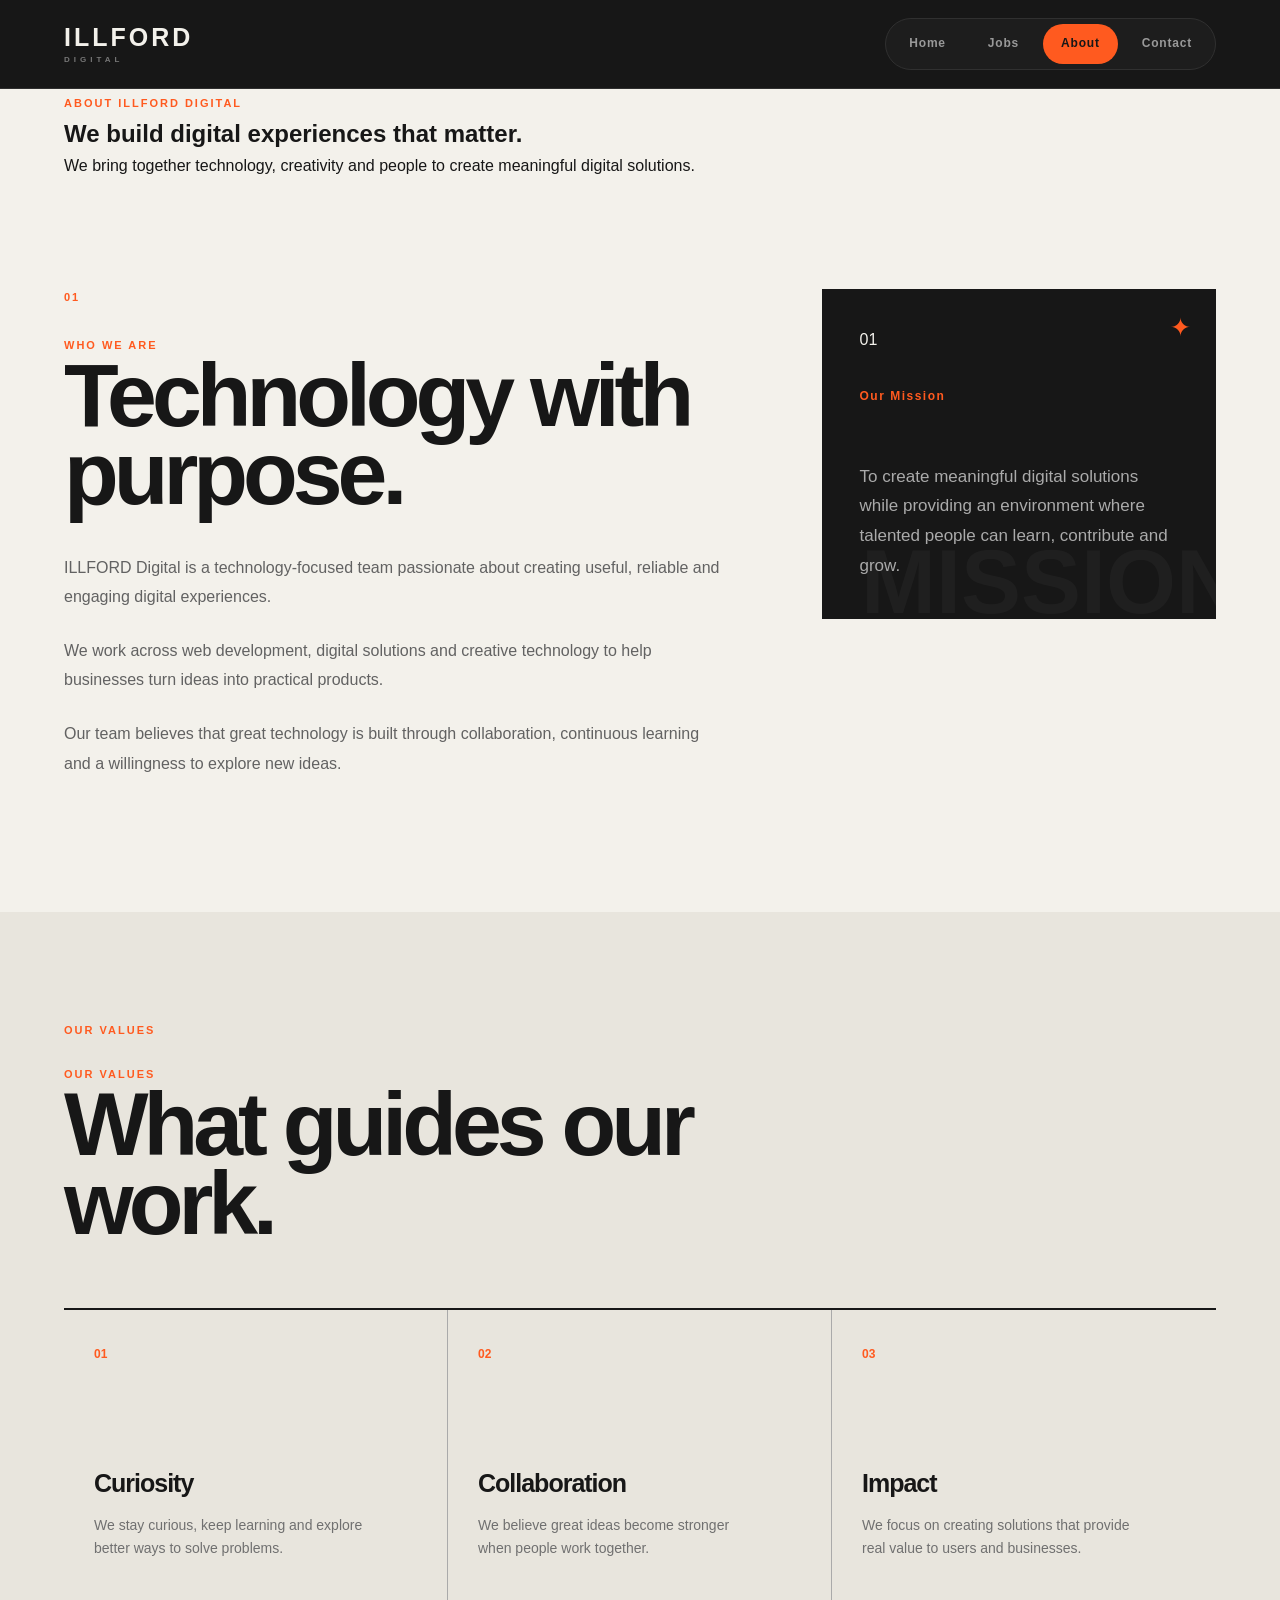
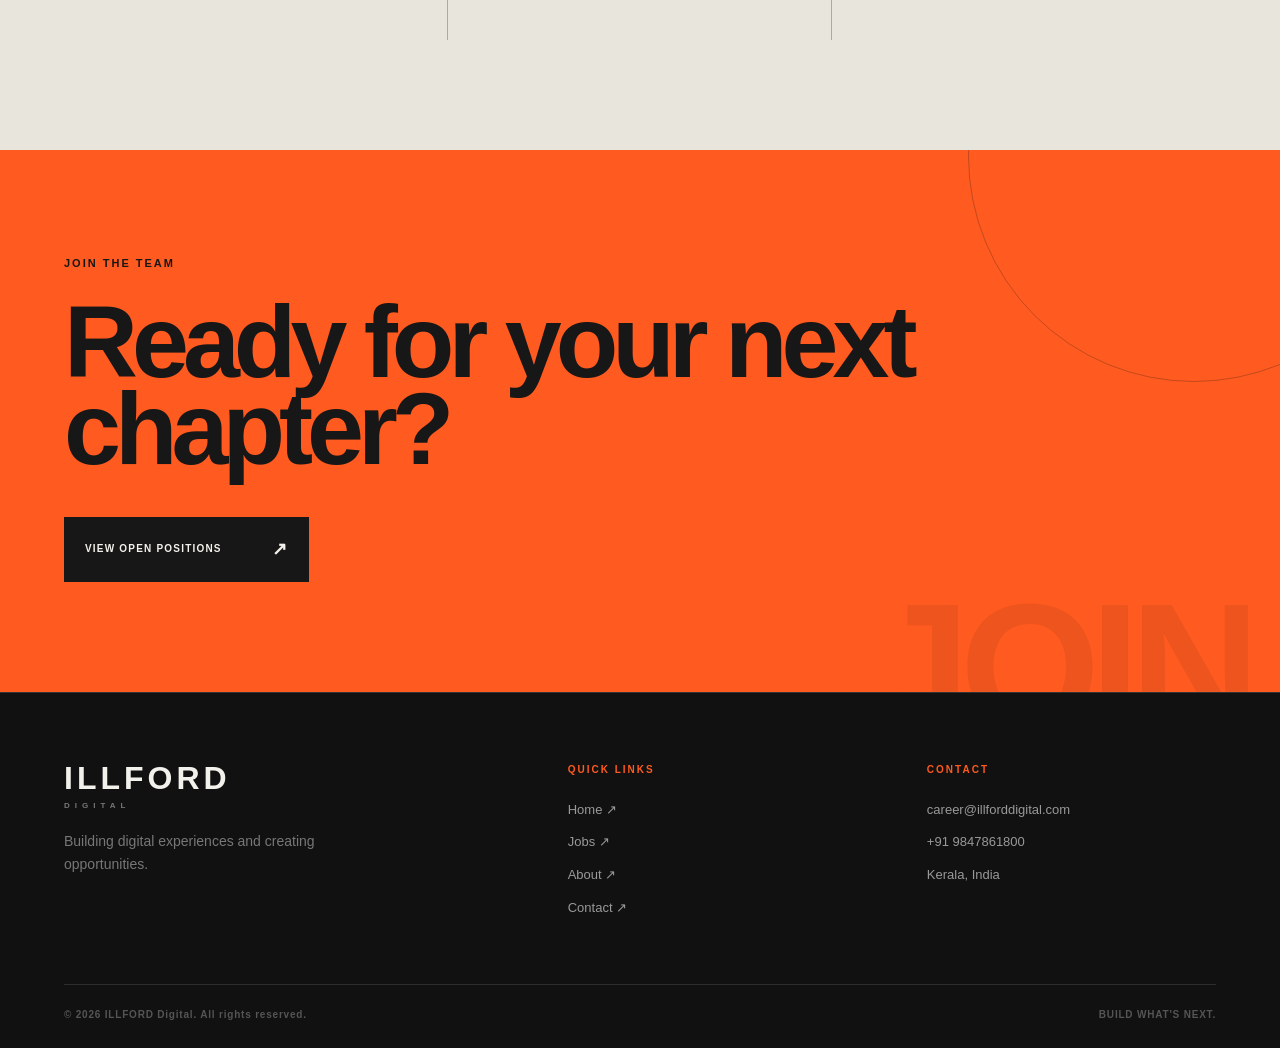
<file: about.html>
<!DOCTYPE html>
<html lang="en">

<head>
    <meta charset="UTF-8">
    <meta name="viewport" content="width=device-width, initial-scale=1.0">

    <title>About | ILLFORD Digital</title>

    <link rel="stylesheet" href="css/style.css">
</head>

<body>

    <!-- ================= NAVBAR ================= -->

    <header class="navbar">

        <div class="container nav-container">

            <a href="index.html" class="logo">
                ILLFORD
                <small>DIGITAL</small>
            </a>

            <nav class="nav-links">

                <a href="index.html">Home</a>

                <a href="jobs.html">Jobs</a>

                <a href="about.html" class="active">About</a>

                <a href="contact.html">Contact</a>

            </nav>

        </div>

    </header>


    <!-- ================= ABOUT HERO ================= -->

    <section class="about-hero">

        <div class="container">

            <span class="section-label">
                ABOUT ILLFORD DIGITAL
            </span>

            <h1>
                We build digital
                experiences that
                matter.
            </h1>

            <p class="about-hero-text">
                We bring together technology, creativity and people
                to create meaningful digital solutions.
            </p>

        </div>

    </section>


    <!-- ================= WHO WE ARE ================= -->

    <section class="about-section">

        <div class="container about-grid">

            <div class="about-content">

                <span class="section-label">
                    WHO WE ARE
                </span>

                <h2>
                    Technology
                    with purpose.
                </h2>

                <p>
                    ILLFORD Digital is a technology-focused team
                    passionate about creating useful, reliable and
                    engaging digital experiences.
                </p>

                <p>
                    We work across web development, digital solutions
                    and creative technology to help businesses turn
                    ideas into practical products.
                </p>

                <p>
                    Our team believes that great technology is built
                    through collaboration, continuous learning and a
                    willingness to explore new ideas.
                </p>

            </div>


            <!-- MISSION CARD -->

            <div class="about-card">

                <span class="card-number">
                    01
                </span>

                <h3>
                    Our Mission
                </h3>

                <p>
                    To create meaningful digital solutions while
                    providing an environment where talented people
                    can learn, contribute and grow.
                </p>

            </div>

        </div>

    </section>


    <!-- ================= VALUES ================= -->

    <section class="values-section">

        <div class="container">

            <div class="values-heading">

                <span class="section-label">
                    OUR VALUES
                </span>

                <h2>
                    What guides
                    our work.
                </h2>

            </div>


            <div class="values-grid">


                <!-- VALUE 01 -->

                <article class="value-card">

                    <span class="value-number">
                        01
                    </span>

                    <h3>
                        Curiosity
                    </h3>

                    <p>
                        We stay curious, keep learning and explore
                        better ways to solve problems.
                    </p>

                </article>


                <!-- VALUE 02 -->

                <article class="value-card">

                    <span class="value-number">
                        02
                    </span>

                    <h3>
                        Collaboration
                    </h3>

                    <p>
                        We believe great ideas become stronger
                        when people work together.
                    </p>

                </article>


                <!-- VALUE 03 -->

                <article class="value-card">

                    <span class="value-number">
                        03
                    </span>

                    <h3>
                        Impact
                    </h3>

                    <p>
                        We focus on creating solutions that provide
                        real value to users and businesses.
                    </p>

                </article>

            </div>

        </div>

    </section>


    <!-- ================= CTA ================= -->

    <section class="cta-section">

        <div class="container">

            <span class="section-label">
                JOIN THE TEAM
            </span>

            <h2>
                Ready for your
                next chapter?
            </h2>

            <a href="jobs.html">
                VIEW OPEN POSITIONS
            </a>

        </div>

    </section>


    <!-- ================= FOOTER ================= -->

    <footer>

        <div class="container">

            <div class="footer-content">


                <!-- BRAND -->

                <div>

                    <a href="index.html" class="footer-brand">
                        ILLFORD

                        <small>
                            DIGITAL
                        </small>
                    </a>

                    <p class="footer-description">
                        Building digital experiences and creating
                        opportunities.
                    </p>

                </div>


                <!-- QUICK LINKS -->

                <div>

                    <h4>
                        QUICK LINKS
                    </h4>

                    <div class="footer-links">

                        <a href="index.html">
                            Home ↗
                        </a>

                        <a href="jobs.html">
                            Jobs ↗
                        </a>

                        <a href="about.html">
                            About ↗
                        </a>

                        <a href="contact.html">
                            Contact ↗
                        </a>

                    </div>

                </div>


                <!-- CONTACT -->

                <div>

                    <h4>
                        CONTACT
                    </h4>

                    <div class="footer-contact">

                        <a href="mailto:career@illforddigital.com">
                            career@illforddigital.com
                        </a>

                        <a href="tel:+919847861800">
                            +91 9847861800
                        </a>

                        <p>
                            Kerala, India
                        </p>

                    </div>

                </div>

            </div>


            <!-- FOOTER BOTTOM -->

            <div class="footer-bottom">

                <span>
                    © 2026 ILLFORD Digital. All rights reserved.
                </span>

                <span>
                    BUILD WHAT'S NEXT.
                </span>

            </div>

        </div>

    </footer>


</body>

</html>
</file>
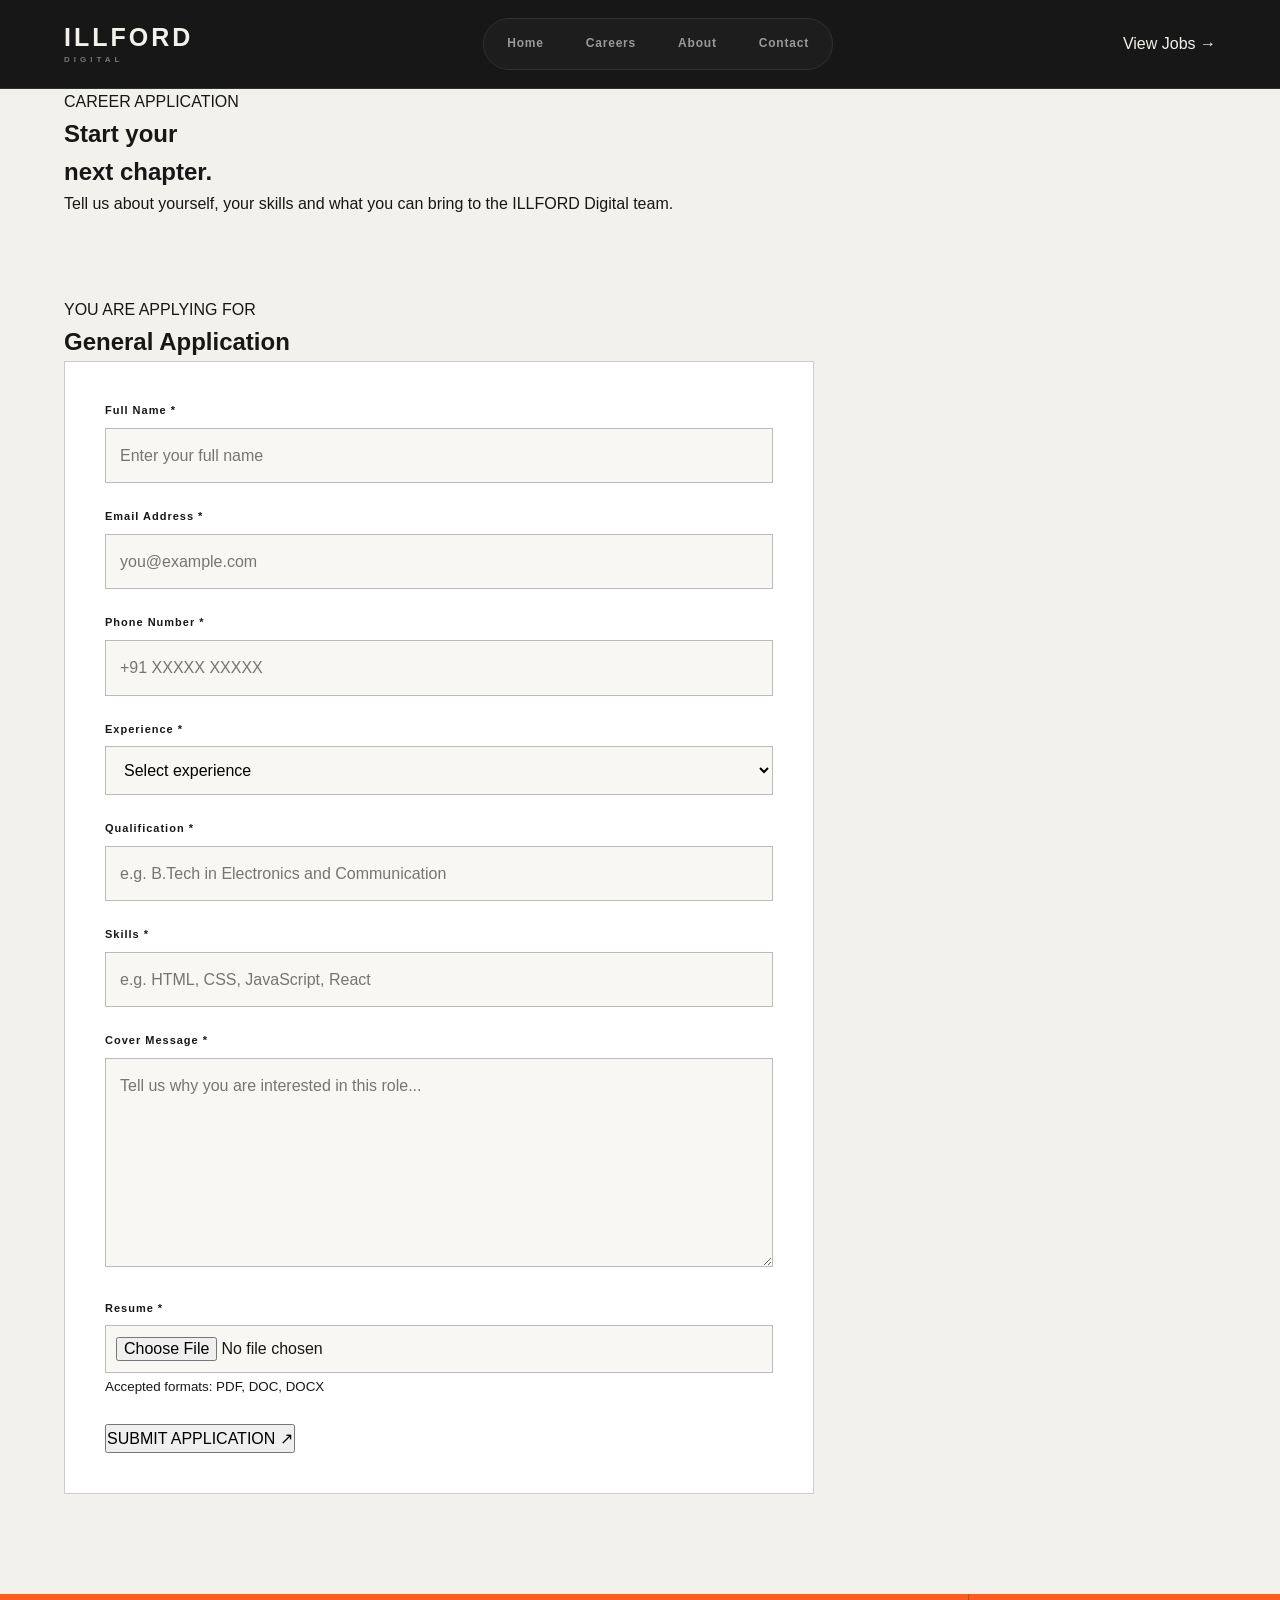
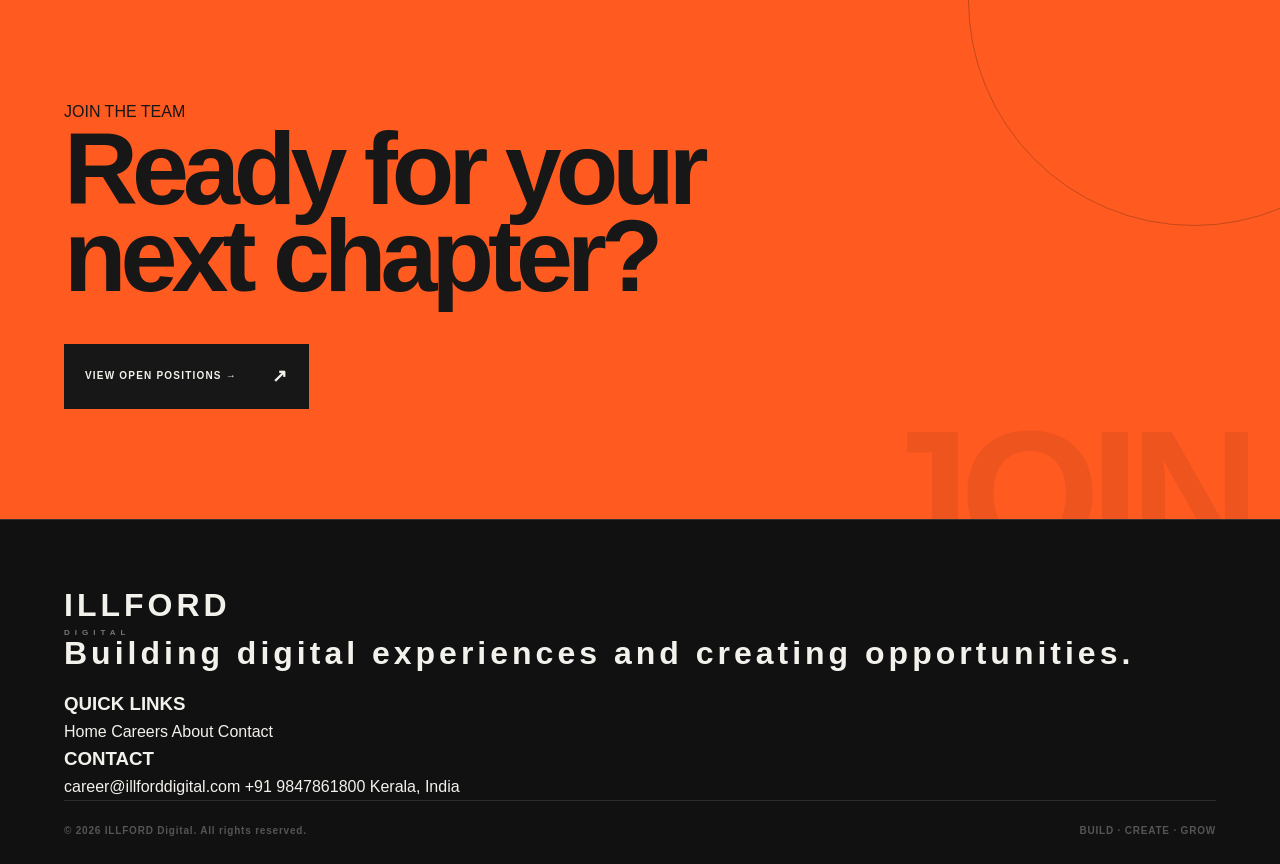
<file: apply.html>
<!DOCTYPE html>
<html lang="en">
<head>
    <meta charset="UTF-8">
    <meta name="viewport" content="width=device-width, initial-scale=1.0">

    <title>Apply | ILLFORD Digital</title>

    <link rel="stylesheet" href="css/style.css">
</head>

<body>

    <!-- ================= NAVBAR ================= -->

    <header class="navbar">
        <div class="container nav-container">

            <a href="index.html" class="logo">
                ILLFORD
                <small>DIGITAL</small>
            </a>

            <nav class="nav-links">
                <a href="index.html">Home</a>
                <a href="jobs.html">Careers</a>
                <a href="about.html">About</a>
                <a href="contact.html">Contact</a>
            </nav>

            <a href="jobs.html" class="nav-button">
                View Jobs →
            </a>

        </div>
    </header>


    <!-- ================= APPLICATION HERO ================= -->

    <section class="application-hero">

        <div class="container">

            <div class="application-label">
                CAREER APPLICATION
            </div>

            <h1>
                Start your<br>
                <span>next chapter.</span>
            </h1>

            <p>
                Tell us about yourself, your skills and what you can
                bring to the ILLFORD Digital team.
            </p>

        </div>

    </section>


    <!-- ================= APPLICATION SECTION ================= -->

    <main class="application-section">

        <div class="container">

            <!-- Selected Job -->

            <div class="selected-job-box">

                <div class="selected-job-label">
                    YOU ARE APPLYING FOR
                </div>

                <h2 id="selectedJob">
                    General Application
                </h2>

            </div>


            <!-- Application Form -->

            <form id="applicationForm" class="application-form">

                <!-- Full Name -->

                <div class="form-group">

                    <label for="fullName">
                        Full Name <span>*</span>
                    </label>

                    <input
                        type="text"
                        id="fullName"
                        name="fullName"
                        placeholder="Enter your full name"
                        required
                    >

                </div>


                <!-- Email -->

                <div class="form-group">

                    <label for="email">
                        Email Address <span>*</span>
                    </label>

                    <input
                        type="email"
                        id="email"
                        name="email"
                        placeholder="you@example.com"
                        required
                    >

                </div>


                <!-- Phone -->

                <div class="form-group">

                    <label for="phone">
                        Phone Number <span>*</span>
                    </label>

                    <input
                        type="tel"
                        id="phone"
                        name="phone"
                        placeholder="+91 XXXXX XXXXX"
                        required
                    >

                </div>


                <!-- Experience -->

                <div class="form-group">

                    <label for="experience">
                        Experience <span>*</span>
                    </label>

                    <select
                        id="experience"
                        name="experience"
                        required
                    >

                        <option value="">
                            Select experience
                        </option>

                        <option value="Fresher">
                            Fresher
                        </option>

                        <option value="0-1 Years">
                            0–1 Years
                        </option>

                        <option value="1-2 Years">
                            1–2 Years
                        </option>

                        <option value="2+ Years">
                            2+ Years
                        </option>

                    </select>

                </div>


                <!-- Qualification -->

                <div class="form-group">

                    <label for="qualification">
                        Qualification <span>*</span>
                    </label>

                    <input
                        type="text"
                        id="qualification"
                        name="qualification"
                        placeholder="e.g. B.Tech in Electronics and Communication"
                        required
                    >

                </div>


                <!-- Skills -->

                <div class="form-group">

                    <label for="skills">
                        Skills <span>*</span>
                    </label>

                    <input
                        type="text"
                        id="skills"
                        name="skills"
                        placeholder="e.g. HTML, CSS, JavaScript, React"
                        required
                    >

                </div>


                <!-- Cover Message -->

                <div class="form-group">

                    <label for="message">
                        Cover Message <span>*</span>
                    </label>

                    <textarea
                        id="message"
                        name="message"
                        rows="7"
                        placeholder="Tell us why you are interested in this role..."
                        required
                    ></textarea>

                </div>


                <!-- Resume -->

                <div class="form-group">

                    <label for="resume">
                        Resume <span>*</span>
                    </label>

                    <input
                        type="file"
                        id="resume"
                        name="resume"
                        accept=".pdf,.doc,.docx"
                        required
                    >

                    <small class="file-note">
                        Accepted formats: PDF, DOC, DOCX
                    </small>

                </div>


                <!-- Submit -->

                <div class="form-submit">

                    <button
                        type="submit"
                        class="application-submit"
                    >
                        SUBMIT APPLICATION
                        <span>↗</span>
                    </button>

                </div>


                <!-- Success Message -->

                <div
                    id="successMessage"
                    class="success-message"
                >

                    <div class="success-icon">
                        ✓
                    </div>

                    <div>
                        <h3>Application submitted successfully.</h3>

                        <p>
                            Thank you for applying to ILLFORD Digital.
                            Our team will review your application and
                            get back to you if your profile is shortlisted.
                        </p>
                    </div>

                </div>

            </form>

        </div>

    </main>


    <!-- ================= CTA ================= -->

    <section class="cta-section">

        <div class="container cta-container">

            <div>

                <span class="cta-label">
                    JOIN THE TEAM
                </span>

                <h2>
                    Ready for your<br>
                    next chapter?
                </h2>

            </div>

            <a href="jobs.html" class="cta-button">
                VIEW OPEN POSITIONS →
            </a>

        </div>

    </section>


    <!-- ================= FOOTER ================= -->

    <footer class="site-footer">

        <div class="container footer-grid">

            <!-- Brand -->

            <div class="footer-brand">

                <a href="index.html" class="footer-logo">
                    ILLFORD
                    <small>DIGITAL</small>
                </a>

                <p>
                    Building digital experiences and creating opportunities.
                </p>

            </div>


            <!-- Quick Links -->

            <div class="footer-column">

                <h3>
                    QUICK LINKS
                </h3>

                <a href="index.html">
                    Home
                </a>

                <a href="jobs.html">
                    Careers
                </a>

                <a href="about.html">
                    About
                </a>

                <a href="contact.html">
                    Contact
                </a>

            </div>


            <!-- Contact -->

            <div class="footer-column">

                <h3>
                    CONTACT
                </h3>

                <a href="mailto:career@illforddigital.com">
                    career@illforddigital.com
                </a>

                <a href="tel:+919847861800">
                    +91 9847861800
                </a>

                <span>
                    Kerala, India
                </span>

            </div>

        </div>


        <!-- Footer Bottom -->

        <div class="container footer-bottom">

            <p>
                © 2026 ILLFORD Digital. All rights reserved.
            </p>

            <span>
                BUILD · CREATE · GROW
            </span>

        </div>

    </footer>


    <!-- ================= JAVASCRIPT ================= -->

    <script src="js/apply.js"></script>

</body>
</html>
</file>
<file: css/style.css>
/* =========================================================
   ILLFORD DIGITAL — MAIN STYLESHEET
   ========================================================= */


/* =========================
   RESET
   ========================= */

* {
    margin: 0;
    padding: 0;
    box-sizing: border-box;
}

html {
    scroll-behavior: smooth;
}

body {
    font-family: Arial, Helvetica, sans-serif;
    background: #f3f1eb;
    color: #171717;
    line-height: 1.6;
}

a {
    text-decoration: none;
    color: inherit;
}

button,
input,
textarea,
select {
    font: inherit;
}

.container {
    width: min(1180px, 90%);
    margin: auto;
}


/* =========================================================
   PREMIUM NAVBAR
   ========================================================= */

.navbar {
    background: #171717;
    color: #f3f1eb;
    border-bottom: 1px solid #2f2f2f;
    position: relative;
    z-index: 100;
}

.nav-container {
    min-height: 88px;
    display: flex;
    align-items: center;
    justify-content: space-between;
    gap: 40px;
}


/* LOGO */

.logo {
    display: inline-block;
    color: #f3f1eb;
    font-size: 25px;
    font-weight: 900;
    letter-spacing: 3px;
    line-height: 1;
    white-space: nowrap;
    transition: 0.2s ease;
}

.logo small {
    display: block;
    margin-top: 6px;
    font-size: 8px;
    letter-spacing: 4px;
    font-weight: 700;
    color: #777;
}

.logo:hover {
    color: #ff5a1f;
}


/* NAVIGATION */

.nav-links {
    display: flex;
    align-items: center;
    gap: 6px;
    padding: 5px;
    border: 1px solid #303030;
    border-radius: 50px;
    background: #1d1d1d;
}

.nav-links a {
    position: relative;
    padding: 10px 18px;
    color: #999;
    font-size: 12px;
    font-weight: 800;
    letter-spacing: 0.8px;
    border-radius: 40px;
    transition:
        color 0.2s ease,
        background 0.2s ease,
        transform 0.2s ease;
}

.nav-links a:hover {
    color: #f3f1eb;
    background: #292929;
}


/* ACTIVE PAGE */

.nav-links a.active {
    color: #171717;
    background: #ff5a1f;
}

.nav-links a.active:hover {
    color: #171717;
    background: #ff5a1f;
}


/* VIEW JOBS BUTTON */

.nav-cta {
    display: inline-flex;
    align-items: center;
    justify-content: center;
    gap: 10px;
    min-width: 135px;
    padding: 13px 19px;
    border: 1px solid #ff5a1f;
    border-radius: 2px;
    color: #ff5a1f;
    font-size: 11px;
    font-weight: 900;
    letter-spacing: 1px;
    transition:
        background 0.25s ease,
        color 0.25s ease,
        transform 0.25s ease;
}

.nav-cta:hover {
    background: #ff5a1f;
    color: #171717;
    transform: translateY(-2px);
}


/* =========================================================
   HOME PAGE
   ========================================================= */


/* HERO */

.hero-new {
    background: #171717;
    color: #f3f1eb;
    min-height: 650px;
    padding: 55px 0 35px;
    position: relative;
    overflow: hidden;
}

.hero-new::after {
    content: "";
    position: absolute;
    width: 380px;
    height: 380px;
    border: 1px solid #333;
    border-radius: 50%;
    right: -120px;
    bottom: -180px;
    pointer-events: none;
}

.hero-top {
    display: flex;
    justify-content: space-between;
    align-items: center;
    border-bottom: 1px solid #333;
    padding-bottom: 20px;
}

.hero-label {
    display: flex;
    align-items: center;
    gap: 10px;
    color: #aaa;
    font-size: 11px;
    font-weight: 800;
    letter-spacing: 2px;
}

.hero-label span {
    width: 8px;
    height: 8px;
    display: inline-block;
    background: #ff5a1f;
    border-radius: 50%;
}

.hero-number {
    color: #666;
    font-size: 12px;
    font-weight: 800;
}


.hero-main {
    min-height: 470px;
    display: grid;
    grid-template-columns: 2fr 1fr;
    align-items: center;
    gap: 70px;
}

.hero-title h1 {
    font-size: clamp(75px, 11vw, 150px);
    line-height: 0.82;
    letter-spacing: -7px;
    font-weight: 900;
}

.hero-title h1 span {
    color: #ff5a1f;
}


.hero-side {
    max-width: 310px;
}

.hero-description {
    color: #aaa;
    font-size: 16px;
    line-height: 1.8;
    margin-bottom: 35px;
}

.hero-button {
    display: inline-flex;
    align-items: center;
    justify-content: space-between;
    gap: 35px;
    min-width: 230px;
    padding: 17px 20px;
    background: #ff5a1f;
    color: #171717;
    font-size: 12px;
    font-weight: 900;
    letter-spacing: 1px;
    transition: 0.25s ease;
}

.hero-button span {
    font-size: 20px;
}

.hero-button:hover {
    background: #f3f1eb;
    color: #171717;
    transform: translateY(-3px);
}


.hero-bottom {
    display: flex;
    align-items: center;
    gap: 10px;
    border-top: 1px solid #333;
    padding-top: 20px;
}

.hero-tag {
    border: 1px solid #444;
    padding: 8px 14px;
    color: #888;
    font-size: 10px;
    font-weight: 800;
    letter-spacing: 1.5px;
}

.hero-scroll {
    margin-left: auto;
    color: #666;
    font-size: 10px;
    letter-spacing: 1.5px;
}


/* =========================================================
   COMMON SECTIONS
   ========================================================= */

.section-label {
    color: #ff5a1f;
    font-size: 11px;
    font-weight: 900;
    letter-spacing: 2px;
}


/* =========================================================
   POSITIONS
   ========================================================= */

.positions-section {
    padding: 110px 0;
    background: #f3f1eb;
}

.section-heading {
    display: flex;
    justify-content: space-between;
    align-items: flex-end;
    margin-bottom: 65px;
}

.section-heading h2,
.why-header h2 {
    margin-top: 18px;
    font-size: clamp(50px, 7vw, 90px);
    line-height: 0.9;
    letter-spacing: -4px;
    font-weight: 900;
}

.section-heading h2 span,
.why-header h2 span {
    color: #ff5a1f;
}

.position-count {
    display: flex;
    align-items: center;
    gap: 14px;
}

.position-count strong {
    font-size: 65px;
    line-height: 1;
    font-weight: 900;
}

.position-count span {
    font-size: 10px;
    line-height: 1.3;
    font-weight: 800;
    letter-spacing: 1px;
    color: #777;
}


/* FEATURED JOBS */

.featured-jobs {
    border-top: 2px solid #171717;
}

.featured-job {
    display: grid;
    grid-template-columns: 80px 1fr 80px;
    align-items: center;
    gap: 30px;
    padding: 32px 0;
    border-bottom: 1px solid #bbb;
    transition: 0.25s ease;
}

.featured-job:hover {
    padding-left: 15px;
    padding-right: 15px;
    background: #e9e6de;
}

.job-index {
    font-size: 13px;
    font-weight: 900;
    color: #999;
}

.job-info > span {
    display: block;
    margin-bottom: 8px;
    color: #777;
    font-size: 10px;
    font-weight: 900;
    letter-spacing: 1.5px;
}

.job-info h3 {
    font-size: 30px;
    line-height: 1.1;
    font-weight: 900;
    letter-spacing: -1px;
}

.job-info p {
    max-width: 550px;
    margin-top: 8px;
    color: #777;
    font-size: 14px;
}

.job-arrow {
    justify-self: end;
    width: 48px;
    height: 48px;
    display: flex;
    align-items: center;
    justify-content: center;
    border: 1px solid #aaa;
    font-size: 20px;
    transition: 0.25s ease;
}

.featured-job:hover .job-arrow {
    background: #ff5a1f;
    border-color: #ff5a1f;
    transform: rotate(45deg);
}

.all-jobs-link {
    text-align: right;
    margin-top: 30px;
}

.all-jobs-link a {
    color: #171717;
    font-size: 12px;
    font-weight: 900;
    letter-spacing: 1px;
    border-bottom: 2px solid #ff5a1f;
    padding-bottom: 5px;
}

.all-jobs-link span {
    margin-left: 10px;
    color: #ff5a1f;
}


/* =========================================================
   WHY ILLFORD
   ========================================================= */

.why-section {
    background: #171717;
    color: #f3f1eb;
    padding: 110px 0;
}

.why-header {
    margin-bottom: 70px;
}

.why-header h2 {
    max-width: 800px;
}

.why-grid {
    display: grid;
    grid-template-columns: repeat(3, 1fr);
    border-top: 1px solid #444;
}

.why-card {
    min-height: 300px;
    padding: 30px;
    border-right: 1px solid #444;
    position: relative;
}

.why-card:last-child {
    border-right: none;
}

.why-number {
    color: #ff5a1f;
    font-size: 13px;
    font-weight: 900;
}

.why-card h3 {
    margin-top: 95px;
    font-size: 21px;
    font-weight: 900;
    letter-spacing: 1px;
}

.why-card p {
    margin-top: 15px;
    max-width: 280px;
    color: #888;
    font-size: 14px;
    line-height: 1.7;
}


/* =========================================================
   FINAL CTA
   ========================================================= */

.final-cta {
    background: #ff5a1f;
    padding: 100px 0;
    color: #171717;
}

.cta-number {
    font-size: 12px;
    font-weight: 900;
    margin-bottom: 30px;
}

.final-cta h2 {
    font-size: clamp(55px, 8vw, 105px);
    line-height: 0.88;
    letter-spacing: -5px;
    font-weight: 900;
}

.final-cta h2 span {
    color: #f3f1eb;
}

.final-cta a {
    display: inline-block;
    margin-top: 45px;
    border-bottom: 2px solid #171717;
    padding-bottom: 7px;
    font-size: 12px;
    font-weight: 900;
    letter-spacing: 1px;
}


/* =========================================================
   FOOTER
   ========================================================= */

.new-footer {
    background: #111;
    color: #f3f1eb;
    padding: 50px 0 25px;
}

.footer-top {
    display: flex;
    justify-content: space-between;
    align-items: flex-start;
    padding-bottom: 50px;
}

.footer-brand {
    font-size: 30px;
    font-weight: 900;
    letter-spacing: 3px;
}

.footer-brand small {
    display: block;
    margin-top: 4px;
    font-size: 8px;
    letter-spacing: 4px;
}

.footer-top p {
    color: #777;
    font-size: 14px;
}

.footer-bottom {
    border-top: 1px solid #333;
    padding-top: 20px;
    display: flex;
    justify-content: space-between;
    color: #666;
    font-size: 10px;
    font-weight: 700;
    letter-spacing: 1px;
}

.footer-bottom div {
    display: flex;
    gap: 25px;
}

.footer-bottom a:hover {
    color: #ff5a1f;
}


/* =========================================================
   JOBS PAGE
   ========================================================= */

.page-header {
    background: #171717;
    color: #f3f1eb;
    padding: 75px 0;
}

.page-header h1 {
    margin-top: 15px;
    font-size: clamp(55px, 8vw, 100px);
    line-height: 0.9;
    letter-spacing: -4px;
    font-weight: 900;
}

.jobs-section {
    padding: 70px 0 100px;
}

.job-search {
    margin-bottom: 45px;
}

.job-search input {
    width: 100%;
    padding: 18px 20px;
    border: 1px solid #aaa;
    background: transparent;
    outline: none;
    font-size: 15px;
}

.job-search input:focus {
    border-color: #ff5a1f;
}

.jobs-grid {
    display: grid;
    grid-template-columns: repeat(2, 1fr);
    gap: 20px;
}

.job-card {
    background: #fff;
    border: 1px solid #ccc;
    padding: 30px;
    display: flex;
    flex-direction: column;
    transition: 0.25s ease;
}

.job-card:hover {
    border-color: #171717;
    transform: translateY(-5px);
}

.job-card-top {
    display: flex;
    justify-content: space-between;
    gap: 15px;
    margin-bottom: 20px;
}

.job-category,
.job-type {
    font-size: 10px;
    font-weight: 900;
    letter-spacing: 1px;
}

.job-category {
    color: #ff5a1f;
}

.job-type {
    color: #777;
}

.job-card h2 {
    font-size: 28px;
    line-height: 1.1;
    margin-bottom: 18px;
}

.job-details {
    display: flex;
    flex-wrap: wrap;
    gap: 10px;
    margin-bottom: 20px;
}

.job-details span {
    padding: 7px 10px;
    background: #f0eee8;
    color: #666;
    font-size: 10px;
    font-weight: 800;
}

.job-card > p {
    color: #777;
    font-size: 14px;
    margin-bottom: 30px;
}

.apply-btn {
    margin-top: auto;
    display: inline-block;
    width: fit-content;
    padding: 13px 18px;
    background: #171717;
    color: #f3f1eb;
    font-size: 11px;
    font-weight: 900;
    letter-spacing: 1px;
    transition: 0.2s ease;
}

.apply-btn:hover {
    background: #ff5a1f;
    color: #171717;
}


/* =========================================================
   APPLICATION PAGE
   ========================================================= */

.application-section {
    padding: 80px 0 100px;
}

.application-header {
    margin-bottom: 45px;
}

.application-header h1 {
    font-size: clamp(45px, 7vw, 80px);
    line-height: 0.9;
    letter-spacing: -3px;
}

.selected-job {
    margin-top: 20px;
    padding: 18px 20px;
    border-left: 4px solid #ff5a1f;
    background: #e8e5dd;
    font-weight: 800;
}

.application-form {
    max-width: 750px;
    background: #fff;
    padding: 40px;
    border: 1px solid #ccc;
}

.form-group {
    margin-bottom: 25px;
}

.form-group label {
    display: block;
    margin-bottom: 8px;
    font-size: 11px;
    font-weight: 900;
    letter-spacing: 1px;
}

.form-group input,
.form-group select,
.form-group textarea {
    width: 100%;
    padding: 14px;
    border: 1px solid #bbb;
    background: #f8f7f3;
    outline: none;
}

.form-group input:focus,
.form-group select:focus,
.form-group textarea:focus {
    border-color: #ff5a1f;
}

.form-group textarea {
    min-height: 150px;
    resize: vertical;
}

.form-group input[type="file"] {
    padding: 10px;
}

.submit-btn {
    border: none;
    background: #171717;
    color: #fff;
    padding: 16px 25px;
    font-size: 12px;
    font-weight: 900;
    letter-spacing: 1px;
    cursor: pointer;
    transition: 0.2s ease;
}

.submit-btn:hover {
    background: #ff5a1f;
    color: #171717;
}

.success-message {
    display: none;
    margin-top: 25px;
    padding: 20px;
    background: #dff4e5;
    border-left: 4px solid #2e8b57;
    color: #205c38;
    font-weight: 700;
}


/* =========================================================
   ABOUT PAGE
   ========================================================= */

.about-section {
    padding: 90px 0;
}

.about-grid {
    display: grid;
    grid-template-columns: 1.4fr 0.8fr;
    gap: 70px;
    align-items: start;
}

.about-content h2 {
    font-size: clamp(45px, 6vw, 75px);
    line-height: 0.9;
    letter-spacing: -3px;
    margin-bottom: 30px;
}

.about-content h2 span {
    color: #ff5a1f;
}

.about-content p {
    max-width: 650px;
    color: #666;
    font-size: 16px;
    margin-bottom: 20px;
}

.about-card {
    background: #171717;
    color: #f3f1eb;
    padding: 40px;
}

.about-card h3 {
    color: #ff5a1f;
    margin-bottom: 20px;
    font-size: 13px;
    letter-spacing: 1px;
}

.about-card p {
    color: #aaa;
}

.values-section {
    background: #e8e5dd;
    padding: 90px 0;
}

.values-section h2 {
    font-size: 55px;
    margin-bottom: 50px;
    letter-spacing: -3px;
}

.values-grid {
    display: grid;
    grid-template-columns: repeat(3, 1fr);
    gap: 20px;
}

.value-card {
    background: #fff;
    padding: 35px;
    border: 1px solid #ccc;
}

.value-card span {
    color: #ff5a1f;
    font-size: 12px;
    font-weight: 900;
}

.value-card h3 {
    margin-top: 70px;
    font-size: 22px;
}

.value-card p {
    color: #777;
    margin-top: 12px;
    font-size: 14px;
}


/* =========================================================
   CONTACT PAGE
   ========================================================= */

.contact-section {
    padding: 80px 0 100px;
}

.contact-grid {
    display: grid;
    grid-template-columns: 0.8fr 1.2fr;
    gap: 60px;
}

.contact-info h2 {
    font-size: 55px;
    line-height: 0.9;
    letter-spacing: -3px;
    margin-bottom: 35px;
}

.contact-item {
    margin-bottom: 30px;
}

.contact-icon {
    color: #ff5a1f;
    font-size: 12px;
    font-weight: 900;
    letter-spacing: 1px;
}

.contact-item p {
    margin-top: 6px;
    color: #666;
}

.contact-form-card {
    background: #fff;
    border: 1px solid #ccc;
    padding: 40px;
}


/* =========================================================
   RESPONSIVE — TABLET
   ========================================================= */

@media (max-width: 850px) {

    .nav-container {
        gap: 20px;
    }

    .nav-links {
        gap: 3px;
    }

    .nav-links a {
        padding: 9px 12px;
    }

    .nav-cta {
        min-width: auto;
        padding: 12px 14px;
    }

    .hero-main {
        grid-template-columns: 1fr;
        gap: 40px;
    }

    .hero-side {
        max-width: 450px;
    }

    .hero-main {
        min-height: 520px;
    }

    .hero-title h1 {
        font-size: clamp(70px, 17vw, 120px);
    }

    .section-heading {
        align-items: flex-start;
        gap: 30px;
    }

    .jobs-grid {
        grid-template-columns: 1fr;
    }

    .why-grid {
        grid-template-columns: 1fr;
    }

    .why-card {
        border-right: none;
        border-bottom: 1px solid #444;
    }

    .why-card:last-child {
        border-bottom: none;
    }

    .about-grid,
    .contact-grid {
        grid-template-columns: 1fr;
    }

    .values-grid {
        grid-template-columns: 1fr;
    }
}


/* =========================================================
   RESPONSIVE — MOBILE
   ========================================================= */

@media (max-width: 600px) {

    .nav-container {
        min-height: 75px;
        gap: 15px;
    }

    .logo {
        font-size: 19px;
        letter-spacing: 2px;
    }

    .logo small {
        font-size: 7px;
        letter-spacing: 3px;
    }

    .nav-links {
        gap: 2px;
        padding: 3px;
    }

    .nav-links a {
        padding: 8px 9px;
        font-size: 9px;
        letter-spacing: 0.3px;
    }

    .nav-cta {
        display: none;
    }


    .hero-new {
        padding-top: 35px;
    }

    .hero-main {
        min-height: 500px;
    }

    .hero-title h1 {
        letter-spacing: -4px;
    }

    .hero-bottom {
        flex-wrap: wrap;
    }

    .hero-scroll {
        width: 100%;
        margin-left: 0;
        margin-top: 10px;
    }


    .section-heading {
        flex-direction: column;
    }

    .position-count {
        margin-top: 15px;
    }


    .featured-job {
        grid-template-columns: 35px 1fr 45px;
        gap: 15px;
    }

    .job-info h3 {
        font-size: 22px;
    }

    .job-info p {
        font-size: 13px;
    }

    .job-arrow {
        width: 40px;
        height: 40px;
    }


    .application-form,
    .contact-form-card {
        padding: 25px;
    }


    .footer-top,
    .footer-bottom {
        flex-direction: column;
        gap: 25px;
    }

    .footer-bottom div {
        flex-wrap: wrap;
    }
}
/* =========================================================
   PREMIUM CONTENT DESIGN
   CAREERS / ABOUT / CONTACT
   ========================================================= */


/* =========================================================
   CAREERS PAGE
   ========================================================= */

.page-header {
    background: #171717;
    color: #f3f1eb;
    padding: 90px 0 85px;
    position: relative;
    overflow: hidden;
}

.page-header::after {
    content: "CAREERS";
    position: absolute;
    right: -20px;
    bottom: -55px;

    font-size: 150px;
    font-weight: 900;
    letter-spacing: -8px;

    color: rgba(255, 255, 255, 0.025);

    pointer-events: none;
}

.page-header .section-label {
    display: block;
    margin-bottom: 22px;
}

.page-header h1 {
    position: relative;
    z-index: 1;

    max-width: 900px;

    margin: 0;

    font-size: clamp(65px, 9vw, 120px);
    line-height: 0.85;
    letter-spacing: -6px;
    font-weight: 900;
}

.page-header h1::first-line {
    color: #f3f1eb;
}


/* JOB SECTION */

.jobs-section {
    padding: 90px 0 120px;
    background: #f3f1eb;
}


/* SEARCH */

.job-search {
    display: flex;
    align-items: center;
    justify-content: space-between;

    margin-bottom: 55px;
    padding-bottom: 20px;

    border-bottom: 1px solid #aaa;
}

.job-search::before {
    content: "SEARCH OPEN POSITIONS";

    color: #ff5a1f;

    font-size: 10px;
    font-weight: 900;
    letter-spacing: 1.5px;
}

.job-search input {
    width: 330px;

    padding: 14px 0;

    border: none;
    border-bottom: 2px solid #171717;

    background: transparent;

    outline: none;

    color: #171717;

    font-size: 14px;
    font-weight: 700;
}

.job-search input::placeholder {
    color: #888;
}

.job-search input:focus {
    border-bottom-color: #ff5a1f;
}


/* JOB GRID */

.jobs-grid {
    display: grid;
    grid-template-columns: repeat(2, 1fr);
    gap: 18px;
}


/* JOB CARD */

.job-card {
    position: relative;

    min-height: 360px;

    background: #fff;

    border: 1px solid #ccc;

    padding: 30px;

    display: flex;
    flex-direction: column;

    transition:
        transform 0.3s ease,
        background 0.3s ease,
        border-color 0.3s ease;
}

.job-card::before {
    content: "";

    position: absolute;
    top: 0;
    left: 0;

    width: 0;
    height: 4px;

    background: #ff5a1f;

    transition: width 0.3s ease;
}

.job-card:hover {
    transform: translateY(-6px);

    border-color: #171717;

    background: #faf9f5;
}

.job-card:hover::before {
    width: 100%;
}


/* CARD TOP */

.job-card-top {
    display: flex;
    justify-content: space-between;
    align-items: center;

    margin-bottom: 55px;
}

.job-category {
    color: #ff5a1f;

    font-size: 10px;
    font-weight: 900;
    letter-spacing: 1.5px;
}

.job-type {
    color: #777;

    font-size: 9px;
    font-weight: 900;
    letter-spacing: 1px;

    border: 1px solid #ccc;

    padding: 6px 9px;
}


/* JOB TITLE */

.job-card h2 {
    max-width: 450px;

    margin-bottom: 20px;

    font-size: clamp(28px, 3vw, 40px);
    line-height: 0.95;
    letter-spacing: -2px;

    font-weight: 900;
}


/* DETAILS */

.job-details {
    display: flex;
    flex-wrap: wrap;
    gap: 8px;

    margin-bottom: 20px;
}

.job-details span {
    background: #eeece5;

    padding: 6px 9px;

    color: #666;

    font-size: 9px;
    font-weight: 800;
    letter-spacing: 0.5px;
}


/* DESCRIPTION */

.job-card > p {
    max-width: 470px;

    margin-bottom: 30px;

    color: #777;

    font-size: 14px;
    line-height: 1.7;
}


/* APPLY */

.apply-btn {
    margin-top: auto;

    display: inline-flex;
    align-items: center;
    justify-content: space-between;

    width: 100%;

    padding: 15px 16px;

    background: #171717;
    color: #f3f1eb;

    font-size: 10px;
    font-weight: 900;
    letter-spacing: 1px;

    transition: 0.25s ease;
}

.apply-btn::after {
    content: "↗";

    font-size: 18px;
}

.apply-btn:hover {
    background: #ff5a1f;
    color: #171717;
}


/* =========================================================
   ABOUT PAGE
   ========================================================= */

.about-section {
    padding: 110px 0;

    background: #f3f1eb;
}


/* MAIN ABOUT LAYOUT */

.about-grid {
    display: grid;

    grid-template-columns: 1.25fr 0.75fr;

    gap: 100px;

    align-items: start;
}


/* ABOUT TEXT */

.about-content {
    position: relative;
}

.about-content::before {
    content: "01";

    display: block;

    margin-bottom: 25px;

    color: #ff5a1f;

    font-size: 11px;
    font-weight: 900;
    letter-spacing: 2px;
}

.about-content h2 {
    max-width: 800px;

    margin-bottom: 40px;

    font-size: clamp(55px, 7vw, 95px);
    line-height: 0.87;

    letter-spacing: -5px;

    font-weight: 900;
}

.about-content h2 span {
    color: #ff5a1f;
}

.about-content p {
    max-width: 690px;

    margin-bottom: 24px;

    color: #626262;

    font-size: 16px;
    line-height: 1.85;
}


/* MISSION CARD */

.about-card {
    position: relative;

    min-height: 330px;

    padding: 38px;

    background: #171717;

    color: #f3f1eb;

    display: flex;
    flex-direction: column;
    justify-content: space-between;

    overflow: hidden;
}

.about-card::before {
    content: "✦";

    position: absolute;

    top: 18px;
    right: 25px;

    color: #ff5a1f;

    font-size: 25px;
}

.about-card::after {
    content: "MISSION";

    position: absolute;

    right: -25px;
    bottom: -35px;

    font-size: 90px;
    font-weight: 900;

    color: rgba(255,255,255,0.035);
}

.about-card h3 {
    position: relative;
    z-index: 1;

    color: #ff5a1f;

    font-size: 12px;
    letter-spacing: 1.5px;
    font-weight: 900;
}

.about-card p {
    position: relative;
    z-index: 1;

    max-width: 330px;

    color: #aaa;

    font-size: 17px;
    line-height: 1.75;
}


/* VALUES */

.values-section {
    padding: 110px 0;

    background: #e8e5dd;
}

.values-section > .container::before {
    content: "OUR VALUES";

    display: block;

    margin-bottom: 20px;

    color: #ff5a1f;

    font-size: 11px;
    font-weight: 900;
    letter-spacing: 2px;
}

.values-section h2 {
    max-width: 850px;

    margin-bottom: 65px;

    font-size: clamp(50px, 7vw, 90px);

    line-height: 0.88;

    letter-spacing: -5px;

    font-weight: 900;
}

.values-grid {
    display: grid;

    grid-template-columns: repeat(3, 1fr);

    gap: 0;

    border-top: 2px solid #171717;
}

.value-card {
    min-height: 330px;

    padding: 30px;

    background: transparent;

    border: none;

    border-right: 1px solid #aaa;

    transition: 0.25s ease;
}

.value-card:last-child {
    border-right: none;
}

.value-card:hover {
    background: #f3f1eb;
}

.value-card span {
    color: #ff5a1f;

    font-size: 12px;
    font-weight: 900;
}

.value-card h3 {
    margin-top: 105px;

    font-size: 25px;

    line-height: 1;

    letter-spacing: -1px;

    font-weight: 900;
}

.value-card p {
    max-width: 270px;

    margin-top: 18px;

    color: #707070;

    font-size: 14px;

    line-height: 1.7;
}


/* =========================================================
   CONTACT PAGE
   ========================================================= */

.contact-section {
    padding: 110px 0 130px;

    background: #f3f1eb;
}


/* CONTACT GRID */

.contact-grid {
    display: grid;

    grid-template-columns: 0.75fr 1.25fr;

    gap: 100px;

    align-items: start;
}


/* CONTACT INFORMATION */

.contact-info {
    position: relative;
}

.contact-info::before {
    content: "LET'S TALK";

    display: block;

    margin-bottom: 25px;

    color: #ff5a1f;

    font-size: 11px;
    font-weight: 900;
    letter-spacing: 2px;
}

.contact-info h2 {
    max-width: 500px;

    margin-bottom: 55px;

    font-size: clamp(55px, 7vw, 90px);

    line-height: 0.86;

    letter-spacing: -5px;

    font-weight: 900;
}

.contact-info h2::after {
    content: ".";

    color: #ff5a1f;
}


/* CONTACT ITEMS */

.contact-item {
    padding: 20px 0;

    border-top: 1px solid #bbb;
}

.contact-item:last-child {
    border-bottom: 1px solid #bbb;
}

.contact-icon {
    margin-bottom: 7px;

    color: #ff5a1f;

    font-size: 10px;
    font-weight: 900;
    letter-spacing: 1.5px;
}

.contact-item p {
    color: #555;

    font-size: 14px;
    font-weight: 600;
}


/* CONTACT FORM */

.contact-form-card {
    position: relative;

    background: #171717;

    border: none;

    padding: 45px;
}

.contact-form-card::before {
    content: "02";

    position: absolute;

    top: 25px;
    right: 30px;

    color: #555;

    font-size: 11px;
    font-weight: 900;
}


/* FORM */

.contact-form-card .form-group {
    margin-bottom: 27px;
}

.contact-form-card .form-group label {
    color: #aaa;

    margin-bottom: 9px;

    font-size: 10px;
    font-weight: 900;
    letter-spacing: 1.2px;
}

.contact-form-card .form-group input,
.contact-form-card .form-group textarea {
    width: 100%;

    padding: 15px 0;

    border: none;
    border-bottom: 1px solid #555;

    background: transparent;

    color: #f3f1eb;

    outline: none;

    font-size: 15px;

    transition: 0.2s ease;
}

.contact-form-card .form-group input::placeholder,
.contact-form-card .form-group textarea::placeholder {
    color: #666;
}

.contact-form-card .form-group input:focus,
.contact-form-card .form-group textarea:focus {
    border-bottom-color: #ff5a1f;
}

.contact-form-card .form-group textarea {
    min-height: 130px;

    resize: vertical;
}


/* CONTACT SUBMIT BUTTON */

.contact-form-card .submit-btn {
    width: 100%;

    margin-top: 10px;

    padding: 17px 20px;

    border: none;

    background: #ff5a1f;

    color: #171717;

    font-size: 11px;
    font-weight: 900;
    letter-spacing: 1px;

    cursor: pointer;

    transition: 0.25s ease;
}

.contact-form-card .submit-btn:hover {
    background: #f3f1eb;
}


/* CONTACT SUCCESS */

.contact-form-card .success-message {
    background: #202d25;

    border-left: 3px solid #ff5a1f;

    color: #b9d9c5;
}


/* =========================================================
   CAREERS / ABOUT / CONTACT — RESPONSIVE
   ========================================================= */

@media (max-width: 850px) {

    .page-header {
        padding: 70px 0;
    }

    .page-header h1 {
        font-size: clamp(60px, 12vw, 90px);
    }

    .jobs-grid {
        grid-template-columns: 1fr;
    }

    .job-card {
        min-height: 330px;
    }

    .job-search {
        display: block;
    }

    .job-search::before {
        display: block;
        margin-bottom: 15px;
    }

    .job-search input {
        width: 100%;
    }

    .about-grid,
    .contact-grid {
        grid-template-columns: 1fr;
        gap: 60px;
    }

    .about-card {
        min-height: 280px;
    }

    .values-grid {
        grid-template-columns: 1fr;
    }

    .value-card {
        min-height: 250px;

        border-right: none;
        border-bottom: 1px solid #aaa;
    }

    .value-card:last-child {
        border-bottom: none;
    }

    .value-card h3 {
        margin-top: 70px;
    }

    .contact-info h2 {
        margin-bottom: 40px;
    }
}


@media (max-width: 600px) {

    .page-header {
        padding: 60px 0;
    }

    .page-header h1 {
        font-size: 58px;
        letter-spacing: -4px;
    }

    .page-header::after {
        font-size: 80px;
        bottom: -25px;
    }

    .jobs-section,
    .about-section,
    .contact-section {
        padding: 70px 0 85px;
    }

    .job-card {
        min-height: 320px;
        padding: 25px;
    }

    .job-card-top {
        margin-bottom: 40px;
    }

    .job-card h2 {
        font-size: 30px;
    }

    .about-content h2,
    .contact-info h2,
    .values-section h2 {
        font-size: 52px;
        letter-spacing: -3px;
    }

    .about-card {
        padding: 30px;
    }

    .about-card p {
        font-size: 15px;
    }

    .values-section {
        padding: 75px 0;
    }

    .value-card {
        padding: 25px;
    }

    .contact-form-card {
        padding: 30px 25px;
    }
}
/* =========================================================
   FINAL POLISH — CAREERS + CTA + FOOTER
   ========================================================= */


/* =========================================================
   CAREERS HERO — FIX OVERLAPPING TEXT
   ========================================================= */

.page-header {
    position: relative;

    min-height: 500px;

    padding: 105px 0 100px;

    background: #171717;
    color: #f3f1eb;

    overflow: hidden;
}


/* Remove the giant background word that was overlapping */

.page-header::after {
    display: none !important;
}


/* Hero content */

.page-header .container {
    position: relative;
    z-index: 2;
}

.page-header h1 {
    max-width: 1050px;

    margin: 22px 0 25px;

    font-size: clamp(60px, 8vw, 105px);

    line-height: 0.88;

    letter-spacing: -5px;

    font-weight: 900;

    color: #f3f1eb;
}


/* Small heading */

.page-header p {
    max-width: 650px;

    margin-top: 25px;

    color: #a9a9a9;

    font-size: 16px;

    line-height: 1.7;
}


/* Career label */

.page-header .section-label {
    color: #ff5a1f;

    font-size: 11px;

    font-weight: 900;

    letter-spacing: 2px;
}


/* =========================================================
   SEARCH AREA
   ========================================================= */

.jobs-section {
    padding: 90px 0 110px;

    background: #f3f1eb;
}

.job-search {
    display: flex;

    align-items: center;

    justify-content: space-between;

    margin-bottom: 55px;

    padding-bottom: 20px;

    border-bottom: 1px solid #bdbab2;
}

.job-search::before {
    content: "SEARCH OPEN POSITIONS";

    color: #ff5a1f;

    font-size: 10px;

    font-weight: 900;

    letter-spacing: 1.8px;
}

.job-search input {
    width: 330px;

    padding: 13px 2px;

    border: none;

    border-bottom: 2px solid #171717;

    outline: none;

    background: transparent;

    color: #171717;

    font-size: 14px;

    font-weight: 600;
}

.job-search input::placeholder {
    color: #777;
}

.job-search input:focus {
    border-bottom-color: #ff5a1f;
}


/* =========================================================
   JOB CARDS
   ========================================================= */

.jobs-grid {
    display: grid;

    grid-template-columns: repeat(2, 1fr);

    gap: 18px;
}

.job-card {
    position: relative;

    min-height: 350px;

    padding: 30px;

    background: #ffffff;

    border: 1px solid #d1cec6;

    display: flex;

    flex-direction: column;

    transition:
        transform 0.3s ease,
        border-color 0.3s ease,
        box-shadow 0.3s ease;
}

.job-card:hover {
    transform: translateY(-6px);

    border-color: #171717;

    box-shadow: 8px 8px 0 #ff5a1f;
}

.job-card-top {
    display: flex;

    justify-content: space-between;

    align-items: center;

    margin-bottom: 50px;
}

.job-category {
    color: #ff5a1f;

    font-size: 10px;

    font-weight: 900;

    letter-spacing: 1.5px;
}

.job-type {
    padding: 6px 9px;

    border: 1px solid #ccc;

    color: #777;

    font-size: 9px;

    font-weight: 900;

    letter-spacing: 1px;
}

.job-card h2 {
    margin-bottom: 18px;

    max-width: 500px;

    color: #171717;

    font-size: clamp(28px, 3vw, 40px);

    line-height: 0.95;

    letter-spacing: -2px;

    font-weight: 900;
}

.job-details {
    display: flex;

    flex-wrap: wrap;

    gap: 7px;

    margin-bottom: 18px;
}

.job-details span {
    padding: 6px 9px;

    background: #eeece5;

    color: #666;

    font-size: 9px;

    font-weight: 800;
}

.job-card > p {
    max-width: 500px;

    margin-bottom: 30px;

    color: #777;

    font-size: 14px;

    line-height: 1.7;
}

.apply-btn {
    margin-top: auto;

    width: 100%;

    padding: 15px 17px;

    display: flex;

    align-items: center;

    justify-content: space-between;

    background: #171717;

    color: #f3f1eb;

    font-size: 10px;

    font-weight: 900;

    letter-spacing: 1.2px;

    transition: 0.25s ease;
}

.apply-btn::after {
    content: "↗";

    font-size: 18px;
}

.apply-btn:hover {
    background: #ff5a1f;

    color: #171717;
}


/* =========================================================
   JOIN THE TEAM SECTION
   ========================================================= */

/*
   These selectors cover the common CTA class names
   used in the existing pages.
*/

.final-cta,
.cta-section,
.cta {
    position: relative;

    padding: 105px 0 110px;

    background: #ff5a1f;

    color: #171717;

    overflow: hidden;
}


/* Decorative circle */

.final-cta::before,
.cta-section::before,
.cta::before {
    content: "";

    position: absolute;

    width: 450px;
    height: 450px;

    right: -140px;
    top: -220px;

    border: 1px solid rgba(23, 23, 23, 0.25);

    border-radius: 50%;
}

.final-cta::after,
.cta-section::after,
.cta::after {
    content: "JOIN";

    position: absolute;

    right: 30px;
    bottom: -65px;

    font-size: 180px;

    line-height: 1;

    font-weight: 900;

    letter-spacing: -10px;

    color: rgba(23, 23, 23, 0.08);

    pointer-events: none;
}


/* CTA container */

.final-cta .container,
.cta-section .container,
.cta .container {
    position: relative;

    z-index: 2;
}


/* CTA small label */

.final-cta .section-label,
.cta-section .section-label,
.cta .section-label {
    display: block;

    margin-bottom: 25px;

    color: #171717;

    font-size: 11px;

    font-weight: 900;

    letter-spacing: 2px;
}


/* JOIN THE TEAM fallback */

.final-cta h4,
.cta-section h4,
.cta h4 {
    margin-bottom: 25px;

    color: #171717;

    font-size: 11px;

    font-weight: 900;

    letter-spacing: 2px;
}


/* Main CTA heading */

.final-cta h2,
.cta-section h2,
.cta h2 {
    max-width: 900px;

    margin: 0;

    color: #171717;

    font-size: clamp(55px, 8vw, 110px);

    line-height: 0.85;

    letter-spacing: -6px;

    font-weight: 900;
}


/* CTA link */

.final-cta a,
.cta-section a,
.cta a {
    display: inline-flex;

    align-items: center;

    justify-content: space-between;

    min-width: 245px;

    margin-top: 45px;

    padding: 17px 20px;

    background: #171717;

    color: #f3f1eb;

    border: 1px solid #171717;

    font-size: 10px;

    font-weight: 900;

    letter-spacing: 1.2px;

    transition: 0.25s ease;
}

.final-cta a::after,
.cta-section a::after,
.cta a::after {
    content: "↗";

    margin-left: 35px;

    font-size: 18px;
}

.final-cta a:hover,
.cta-section a:hover,
.cta a:hover {
    background: #f3f1eb;

    color: #171717;

    transform: translateY(-4px);
}


/* =========================================================
   FOOTER — WORKS WITH YOUR EXISTING FOOTER
   ========================================================= */


/* Main footer */

footer {
    position: relative;

    background: #111111;

    color: #f3f1eb;

    padding: 70px 0 25px;

    overflow: hidden;
}


/* Top border */

footer::before {
    content: "";

    position: absolute;

    top: 0;
    left: 0;

    width: 100%;

    height: 1px;

    background: #333;
}


/* Footer container */

footer .container {
    position: relative;

    z-index: 2;
}


/* Footer content */

.footer-content {
    display: grid;

    grid-template-columns: 1.5fr 1fr 1fr;

    gap: 70px;

    padding-bottom: 65px;
}


/* =========================================================
   FOOTER BRAND
   ========================================================= */

.footer-brand {
    display: block;

    width: fit-content;

    margin-bottom: 20px;

    color: #f3f1eb;

    font-size: 32px;

    line-height: 1;

    font-weight: 900;

    letter-spacing: 4px;
}

.footer-brand small {
    display: block;

    margin-top: 8px;

    color: #777;

    font-size: 8px;

    letter-spacing: 5px;
}


/* Footer description */

.footer-description {
    max-width: 300px;

    color: #777;

    font-size: 14px;

    line-height: 1.7;
}


/* =========================================================
   FOOTER HEADINGS
   ========================================================= */

footer h4 {
    margin-bottom: 22px;

    color: #ff5a1f;

    font-size: 10px;

    font-weight: 900;

    letter-spacing: 2px;
}


/* =========================================================
   QUICK LINKS
   ========================================================= */

.footer-links {
    display: flex;

    flex-direction: column;

    align-items: flex-start;

    gap: 12px;
}

.footer-links a {
    display: inline-block;

    color: #999;

    font-size: 13px;

    transition:
        color 0.2s ease,
        transform 0.2s ease;
}

.footer-links a:hover {
    color: #f3f1eb;

    transform: translateX(5px);
}


/* =========================================================
   FOOTER CONTACT
   ========================================================= */

.footer-contact {
    display: flex;

    flex-direction: column;

    align-items: flex-start;

    gap: 13px;
}

.footer-contact a,
.footer-contact p {
    color: #999;

    font-size: 13px;

    line-height: 1.5;

    transition: color 0.2s ease;
}

.footer-contact a:hover {
    color: #ff5a1f;
}


/* =========================================================
   FOOTER BOTTOM
   ========================================================= */

.footer-bottom {
    display: flex;

    align-items: center;

    justify-content: space-between;

    padding-top: 22px;

    border-top: 1px solid #2d2d2d;

    color: #555;

    font-size: 10px;

    font-weight: 700;

    letter-spacing: 0.8px;
}


/* =========================================================
   IF YOUR FOOTER CURRENTLY USES SIMPLE TEXT/LINKS
   ========================================================= */

footer a {
    text-decoration: none;
}

footer p {
    margin-top: 0;
}


/* =========================================================
   RESPONSIVE
   ========================================================= */

@media (max-width: 850px) {

    .page-header {
        min-height: 440px;

        padding: 80px 0;
    }

    .page-header h1 {
        font-size: clamp(55px, 11vw, 85px);

        letter-spacing: -4px;
    }

    .jobs-grid {
        grid-template-columns: 1fr;
    }

    .job-search {
        display: block;
    }

    .job-search::before {
        display: block;

        margin-bottom: 15px;
    }

    .job-search input {
        width: 100%;
    }

    .footer-content {
        grid-template-columns: 1fr 1fr;

        gap: 45px;
    }

    .footer-brand {
        grid-column: 1 / -1;
    }
}


@media (max-width: 600px) {

    .page-header {
        min-height: 430px;

        padding: 65px 0;
    }

    .page-header h1 {
        font-size: 55px;

        letter-spacing: -3px;
    }

    .page-header p {
        font-size: 14px;
    }

    .jobs-section {
        padding: 65px 0 80px;
    }

    .job-card {
        min-height: 320px;

        padding: 25px;
    }

    .job-card h2 {
        font-size: 30px;
    }

    .final-cta,
    .cta-section,
    .cta {
        padding: 75px 0 80px;
    }

    .final-cta h2,
    .cta-section h2,
    .cta h2 {
        font-size: 55px;

        letter-spacing: -3px;
    }

    .final-cta a,
    .cta-section a,
    .cta a {
        width: 100%;
    }

    .footer-content {
        grid-template-columns: 1fr;

        gap: 40px;

        padding-bottom: 45px;
    }

    .footer-brand {
        grid-column: auto;
    }

    .footer-bottom {
        flex-direction: column;

        align-items: flex-start;

        gap: 15px;
    }
}
</file>
